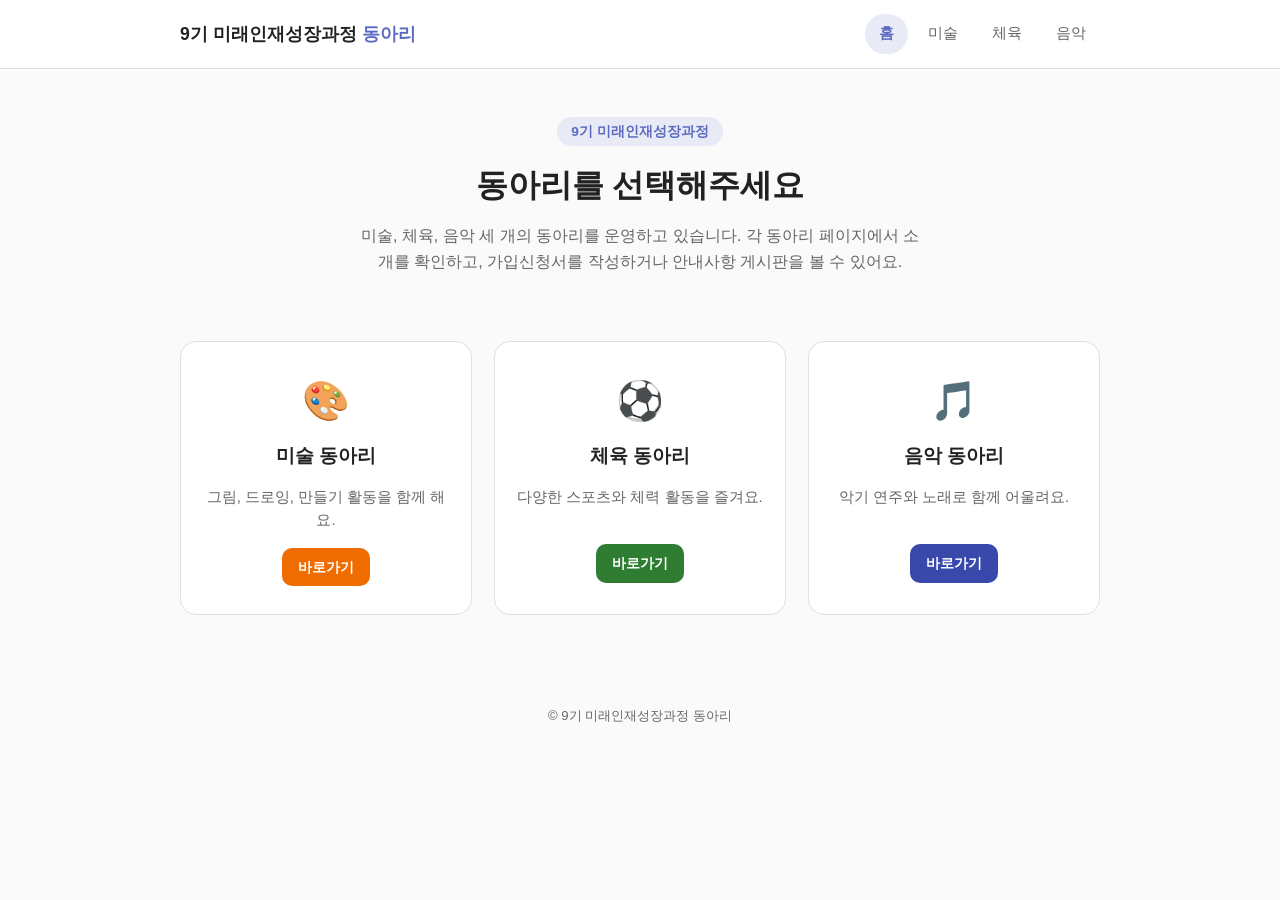
<file: index.html>
<!DOCTYPE html>
<html lang="ko">
<head>
<meta charset="UTF-8" />
<meta name="viewport" content="width=device-width, initial-scale=1.0" />
<title>9기 미래인재성장과정 동아리</title>
<link rel="stylesheet" href="css/style.css" />
</head>
<body>

<header class="site-header">
  <div class="header-inner">
    <div class="brand">9기 미래인재성장과정 <span>동아리</span></div>
    <nav class="site-nav">
      <a href="index.html" class="active">홈</a>
      <a href="art.html">미술</a>
      <a href="pe.html">체육</a>
      <a href="music.html">음악</a>
    </nav>
  </div>
</header>

<section class="hero">
  <span class="badge">9기 미래인재성장과정</span>
  <h1>동아리를 선택해주세요</h1>
  <p>미술, 체육, 음악 세 개의 동아리를 운영하고 있습니다. 각 동아리 페이지에서 소개를 확인하고, 가입신청서를 작성하거나 안내사항 게시판을 볼 수 있어요.</p>
</section>

<div class="club-grid">
  <a href="art.html" class="club-card art">
    <div class="emoji">🎨</div>
    <h3>미술 동아리</h3>
    <p>그림, 드로잉, 만들기 활동을 함께 해요.</p>
    <span class="btn small">바로가기</span>
  </a>
  <a href="pe.html" class="club-card pe">
    <div class="emoji">⚽</div>
    <h3>체육 동아리</h3>
    <p>다양한 스포츠와 체력 활동을 즐겨요.</p>
    <span class="btn small">바로가기</span>
  </a>
  <a href="music.html" class="club-card music">
    <div class="emoji">🎵</div>
    <h3>음악 동아리</h3>
    <p>악기 연주와 노래로 함께 어울려요.</p>
    <span class="btn small">바로가기</span>
  </a>
</div>

<footer class="site-footer">
  © 9기 미래인재성장과정 동아리
</footer>

</body>
</html>
</file>
<file: css/style.css>
/* ===== 공통 변수 ===== */
:root {
  --theme: #5c6bc0;
  --theme-light: #e8eaf6;
  --text: #222;
  --muted: #666;
  --border: #e0e0e0;
  --bg: #fafafa;
}

body[data-club="art"] {
  --theme: #ef6c00;
  --theme-light: #fff3e0;
}
body[data-club="pe"] {
  --theme: #2e7d32;
  --theme-light: #e8f5e9;
}
body[data-club="music"] {
  --theme: #3949ab;
  --theme-light: #e8eaf6;
}

* { box-sizing: border-box; }

body {
  margin: 0;
  font-family: "Apple SD Gothic Neo", "Malgun Gothic", "Pretendard", sans-serif;
  background: var(--bg);
  color: var(--text);
  line-height: 1.6;
}

a { text-decoration: none; color: inherit; }

/* ===== 헤더 / 네비게이션 ===== */
header.site-header {
  background: #fff;
  border-bottom: 1px solid var(--border);
  position: sticky;
  top: 0;
  z-index: 20;
}

.header-inner {
  max-width: 960px;
  margin: 0 auto;
  padding: 14px 20px;
  display: flex;
  align-items: center;
  justify-content: space-between;
  flex-wrap: wrap;
  gap: 10px;
}

.brand {
  font-weight: 700;
  font-size: 1.1rem;
}

.brand span { color: var(--theme); }

nav.site-nav {
  display: flex;
  gap: 6px;
  flex-wrap: wrap;
}

nav.site-nav a {
  padding: 8px 14px;
  border-radius: 20px;
  font-size: 0.92rem;
  color: var(--muted);
}

nav.site-nav a:hover,
nav.site-nav a.active {
  background: var(--theme-light);
  color: var(--theme);
  font-weight: 600;
}

/* ===== 히어로 ===== */
.hero {
  max-width: 960px;
  margin: 0 auto;
  padding: 48px 20px 30px;
  text-align: center;
}

.hero .badge {
  display: inline-block;
  background: var(--theme-light);
  color: var(--theme);
  padding: 4px 14px;
  border-radius: 20px;
  font-size: 0.85rem;
  font-weight: 600;
  margin-bottom: 14px;
}

.hero h1 {
  font-size: 2rem;
  margin: 0 0 12px;
}

.hero p {
  color: var(--muted);
  max-width: 560px;
  margin: 0 auto 26px;
}

.btn {
  display: inline-block;
  border: none;
  cursor: pointer;
  border-radius: 10px;
  padding: 13px 26px;
  font-size: 1rem;
  font-weight: 600;
  background: var(--theme);
  color: #fff;
  transition: opacity .15s ease;
}

.btn:hover { opacity: .88; }

.btn.secondary {
  background: #fff;
  color: var(--theme);
  border: 1.5px solid var(--theme);
}

.btn.small {
  padding: 8px 16px;
  font-size: 0.88rem;
}

.btn.danger {
  background: #e53935;
}

/* ===== 홈 카드 ===== */
.club-grid {
  max-width: 960px;
  margin: 0 auto;
  padding: 10px 20px 60px;
  display: grid;
  grid-template-columns: repeat(3, 1fr);
  gap: 22px;
}

@media (max-width: 720px) {
  .club-grid { grid-template-columns: 1fr; }
}

.club-card {
  background: #fff;
  border: 1px solid var(--border);
  border-radius: 16px;
  padding: 28px 22px;
  text-align: center;
  transition: transform .15s ease, box-shadow .15s ease;
}

.club-card:hover {
  transform: translateY(-4px);
  box-shadow: 0 10px 24px rgba(0,0,0,.06);
}

.club-card .emoji {
  font-size: 2.4rem;
  margin-bottom: 10px;
}

.club-card h3 {
  margin: 0 0 8px;
}

.club-card p {
  color: var(--muted);
  font-size: 0.92rem;
  min-height: 44px;
}

.club-card.art { --theme: #ef6c00; --theme-light:#fff3e0; }
.club-card.pe { --theme: #2e7d32; --theme-light:#e8f5e9; }
.club-card.music { --theme: #3949ab; --theme-light:#e8eaf6; }
.club-card .btn { background: var(--theme); }

/* ===== 섹션 공통 ===== */
.section {
  max-width: 760px;
  margin: 0 auto;
  padding: 20px 20px 60px;
}

.section-title {
  display: flex;
  align-items: center;
  justify-content: space-between;
  margin-bottom: 16px;
}

.section-title h2 {
  font-size: 1.3rem;
  margin: 0;
}

/* ===== 게시판 ===== */
.post-card {
  background: #fff;
  border: 1px solid var(--border);
  border-radius: 12px;
  padding: 18px 20px;
  margin-bottom: 12px;
}

.post-header {
  display: flex;
  align-items: flex-start;
  justify-content: space-between;
  gap: 10px;
}

.post-header h3 {
  margin: 0;
  font-size: 1.05rem;
}

.post-meta {
  margin: 4px 0 10px;
  font-size: 0.82rem;
  color: var(--muted);
}

.post-content {
  margin: 0;
  white-space: pre-wrap;
  font-size: 0.95rem;
}

.delete-btn {
  background: none;
  border: 1px solid var(--border);
  color: var(--muted);
  border-radius: 8px;
  padding: 4px 10px;
  font-size: 0.78rem;
  cursor: pointer;
  flex-shrink: 0;
}

.delete-btn:hover { border-color: #e53935; color: #e53935; }

.empty {
  color: var(--muted);
  text-align: center;
  padding: 30px 0;
  font-size: 0.92rem;
}

/* ===== 모달 ===== */
.modal-overlay {
  position: fixed;
  inset: 0;
  background: rgba(0,0,0,.45);
  display: none;
  align-items: center;
  justify-content: center;
  padding: 20px;
  z-index: 50;
}

.modal-overlay.open {
  display: flex;
}

.modal-box {
  background: #fff;
  border-radius: 14px;
  width: 100%;
  max-width: 440px;
  max-height: 88vh;
  overflow-y: auto;
  padding: 26px 24px;
}

.modal-box h3 {
  margin-top: 0;
}

.form-field {
  margin-bottom: 14px;
}

.form-field label {
  display: block;
  font-size: 0.86rem;
  font-weight: 600;
  margin-bottom: 6px;
}

.form-field input,
.form-field textarea {
  width: 100%;
  padding: 10px 12px;
  border: 1px solid var(--border);
  border-radius: 8px;
  font-size: 0.92rem;
  font-family: inherit;
}

.form-field textarea {
  resize: vertical;
  min-height: 80px;
}

.form-actions {
  display: flex;
  gap: 8px;
  justify-content: flex-end;
  margin-top: 18px;
}

.form-hint {
  font-size: 0.78rem;
  color: var(--muted);
  margin-top: -6px;
  margin-bottom: 14px;
}

footer.site-footer {
  text-align: center;
  padding: 30px 20px 40px;
  color: var(--muted);
  font-size: 0.82rem;
}
</file>
